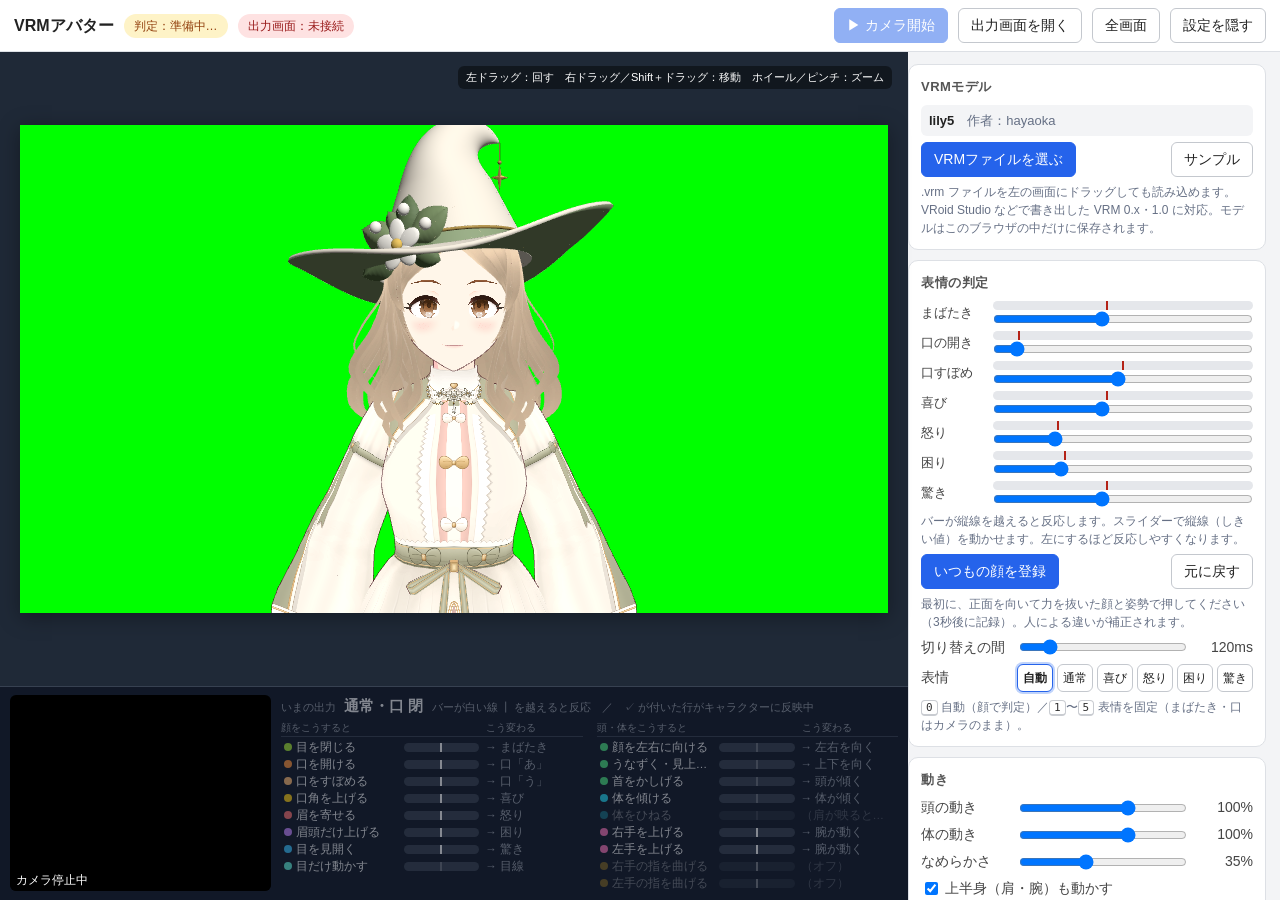
<file: index.html>
<!doctype html>
<html lang="ja">
<head>
<meta charset="utf-8">
<meta name="viewport" content="width=device-width, initial-scale=1">
<title>VRMアバター（表情・体で動く）</title>
<link rel="icon" href="data:image/svg+xml,%3Csvg xmlns=%22http://www.w3.org/2000/svg%22 viewBox=%220 0 100 100%22%3E%3Ctext y=%22.9em%22 font-size=%2290%22%3E%F0%9F%A7%91%3C/text%3E%3C/svg%3E">
<link rel="stylesheet" href="css/style.css?v=20261124b">
<script type="importmap">{ "imports": { "three": "./vendor/three/three.module.min.js", "three/addons/": "./vendor/three/addons/" } }</script>
</head>
<body>
<header>
  <h1>VRMアバター</h1>
  <span id="camStatus" class="pill wait">判定：準備中…</span>
  <span id="stageStatus" class="pill ng">出力画面：未接続</span>
  <span class="spacer"></span>
  <button id="btnCam" class="primary" disabled>▶ カメラ開始</button>
  <button id="btnOpenStage">出力画面を開く</button>
  <button id="btnFull" title="キャラクターだけを全画面表示（F）">全画面</button>
  <button id="btnPanel" title="右の設定を隠す／出す（H）">設定を隠す</button>
</header>

<main>
  <section id="stageWrap">
    <div id="viewArea">
      <canvas id="cv"></canvas>
      <div id="viewHelp">左ドラッグ：回す　右ドラッグ／Shift＋ドラッグ：移動　ホイール／ピンチ：ズーム</div>
      <div id="countdown" class="hide"></div>
      <div id="dropHint">ここに .vrm ファイルをドロップ</div>
    </div>
    <div id="monitor">
      <div id="camBox">
        <video id="video" playsinline muted></video>
        <canvas id="ov"></canvas>
        <div id="monLabel">カメラ停止中</div>
      </div>
      <div id="guide">
        <div class="gh"><small>いまの出力</small><b id="gNow">—</b><span class="gleg">バーが白い線 ┃ を越えると反応　／　✓ が付いた行がキャラクターに反映中</span></div>
        <div class="gcols">
          <div><div class="gcap"><span>顔をこうすると</span><span></span><span>こう変わる</span></div><div id="gFace"></div></div>
          <div><div class="gcap"><span>頭・体をこうすると</span><span></span><span>こう変わる</span></div><div id="gBody"></div></div>
        </div>
      </div>
    </div>
  </section>

  <aside>
    <div class="card">
      <h2>VRMモデル</h2>
      <div id="modelInfo" class="model">読み込み中…</div>
      <div class="row"><button id="btnFile" class="primary">VRMファイルを選ぶ</button><span class="spacer"></span><button id="btnSample">サンプル</button></div>
      <input id="fileVrm" type="file" accept=".vrm,.glb" hidden>
      <p class="note">.vrm ファイルを左の画面にドラッグしても読み込めます。VRoid Studio などで書き出した VRM 0.x・1.0 に対応。モデルはこのブラウザの中だけに保存されます。</p>
    </div>

    <div class="card">
      <h2>表情の判定 <span class="muted" id="fps"></span></h2>
      <div id="meters"></div>
      <p class="note">バーが縦線を越えると反応します。スライダーで縦線（しきい値）を動かせます。左にするほど反応しやすくなります。</p>
      <div class="row"><button id="btnCalib" class="primary">いつもの顔を登録</button><span class="spacer"></span><button id="btnResetDetect">元に戻す</button></div>
      <p class="note">最初に、正面を向いて力を抜いた顔と姿勢で押してください（3秒後に記録）。人による違いが補正されます。</p>
      <div class="row"><label for="rngHold">切り替えの間</label><input id="rngHold" type="range" min="0" max="800" step="10"><output id="outHold"></output></div>
      <div class="row"><label>表情</label><div id="faceButtons" class="faces"></div></div>
      <p class="note"><kbd>0</kbd> 自動（顔で判定）／<kbd>1</kbd>〜<kbd>5</kbd> 表情を固定（まばたき・口はカメラのまま）。</p>
    </div>

    <div class="card">
      <h2>動き</h2>
      <div class="row"><label for="rngHead">頭の動き</label><input id="rngHead" type="range" min="0" max="1.5" step="0.05"><output id="outHead"></output></div>
      <div class="row"><label for="rngBody">体の動き</label><input id="rngBody" type="range" min="0" max="1.5" step="0.05"><output id="outBody"></output></div>
      <div class="row"><label for="rngSmooth">なめらかさ</label><input id="rngSmooth" type="range" min="0" max="0.9" step="0.05"><output id="outSmooth"></output></div>
      <div class="row"><label class="check"><input id="chkPose" type="checkbox"> 上半身（肩・腕）も動かす</label></div>
      <div class="row"><label class="check"><input id="chkHands" type="checkbox"> 指も動かす（手の判定）</label></div>
      <div class="row"><label class="check"><input id="chkGaze" type="checkbox"> 目線を動かす</label></div>
      <div class="row"><label class="check"><input id="chkWink" type="checkbox"> ウインク（左右別々のまばたき）</label></div>
      <div class="row"><label class="check"><input id="chkMirror" type="checkbox"> 鏡のように動かす（カメラ映像を左右反転）</label></div>
      <p class="note">腕は、ひじがカメラに映ったときに動きます（カメラから少し離れると映ります）。指は手がカメラに映ったときに動き、腕も映っていれば手首の向きも変わります。動きが重いときは「指も動かす」を切ってください。</p>
    </div>

    <div class="card">
      <h2>見え方</h2>
      <div class="row"><label>背景色</label>
        <div class="seg" id="bgButtons">
          <button data-bg="#00ff00"><i style="background:#00ff00"></i>緑</button>
          <button data-bg="#0000ff"><i style="background:#0000ff"></i>青</button>
          <button data-bg="#ff00ff"><i style="background:#ff00ff"></i>マゼンタ</button>
          <button data-bg="#ffffff"><i style="background:#ffffff"></i>白</button>
        </div>
      </div>
      <div class="row"><label></label><span class="muted">ほかの色</span><input id="bgCustom" type="color" title="ほかの色" value="#00ff00"></div>
      <div class="row"><label>構図</label>
        <div class="seg"><button data-frame="face">顔</button><button data-frame="bust">上半身</button><button data-frame="full">全身</button></div>
      </div>
      <div class="row"><label for="rngRot">体の向き</label><input id="rngRot" type="range" min="-180" max="180" step="5"><output id="outRot"></output></div>
      <div class="row"><span class="spacer"></span><button id="btnFront">正面・上半身に戻す</button></div>
      <p class="note">プレビューをドラッグして、回す・動かす・ズームができます。出力画面も同じ構図・背景色になります。</p>
    </div>

    <div class="card">
      <h2>カメラ</h2>
      <div class="row"><label for="selCam">使うカメラ</label><select id="selCam"><option value="">標準のカメラ</option></select></div>
      <div class="row"><label class="check"><input id="chkMonitor" type="checkbox"> カメラ映像とガイドを表示（<kbd>M</kbd>）</label></div>
      <p class="note">カメラの映像はこのパソコンの中だけで処理され、どこにも送られません。</p>
    </div>
  </aside>
</main>
<div id="toast" class="hide"></div>
<script src="js/common.js?v=20261124b"></script>
<script src="js/detect.js?v=20261124b"></script>
<script type="module" src="js/app.js?v=20261124b"></script>
</body>
</html>
</file>
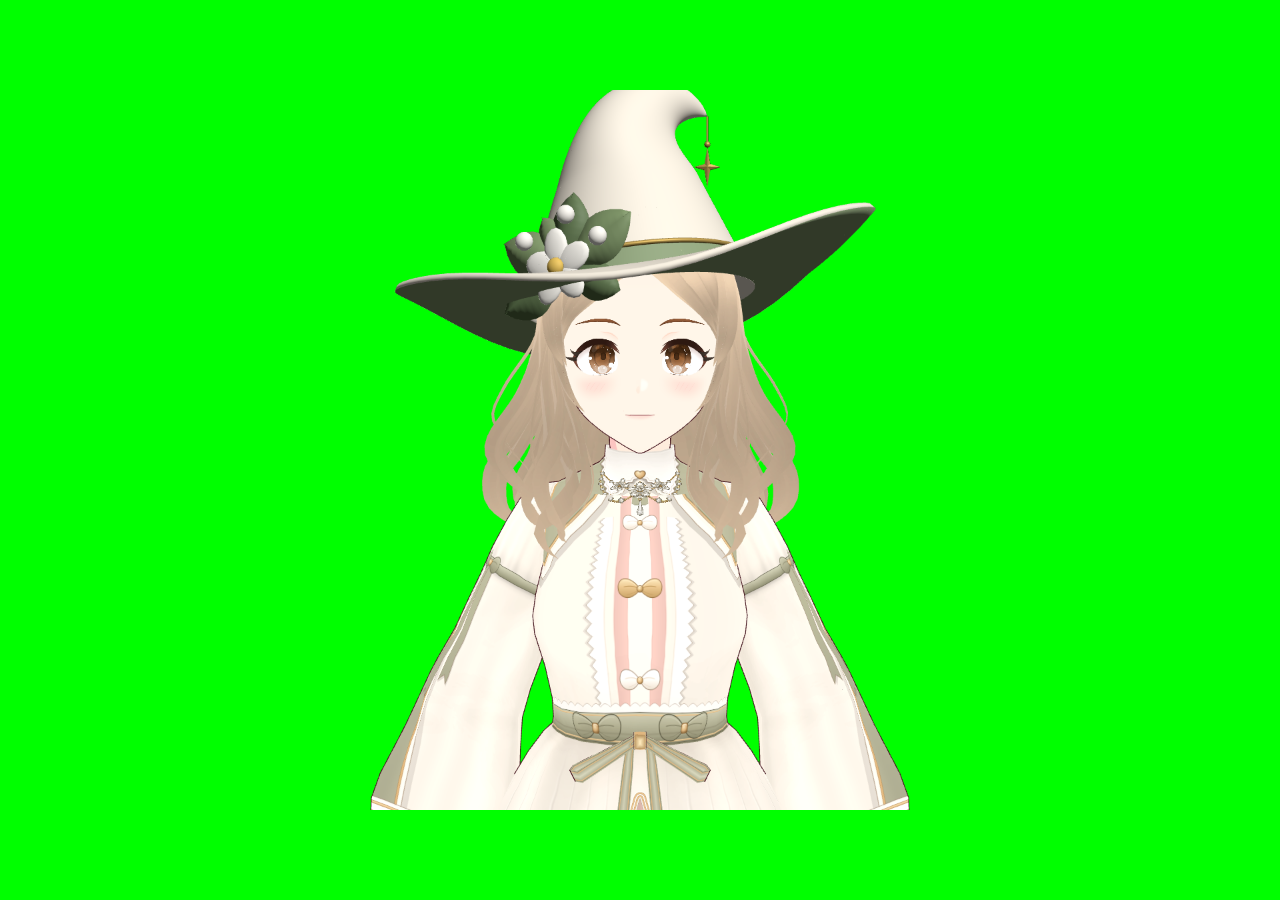
<file: stage.html>
<!doctype html>
<html lang="ja">
<head>
<meta charset="utf-8">
<title>出力画面 - VRMアバター</title>
<style>
  html, body { margin: 0; height: 100%; overflow: hidden; background: #00ff00; }
  canvas { position: fixed; inset: 0; width: 100vw; height: 100vh; object-fit: contain; display: block; }
  #hint { position: fixed; left: 50%; top: 16px; transform: translateX(-50%); background: rgba(0,0,0,.78); color: #fff;
          font: 15px -apple-system, "Hiragino Sans", sans-serif; padding: 8px 16px; border-radius: 8px; transition: opacity .4s; pointer-events: none; white-space: nowrap; }
  #hint.hide { opacity: 0; }
  body.nocursor { cursor: none; }
</style>
<script type="importmap">{ "imports": { "three": "./vendor/three/three.module.min.js", "three/addons/": "./vendor/three/addons/" } }</script>
</head>
<body>
<canvas id="cv" width="1920" height="1080"></canvas>
<div id="hint"></div>
<script src="js/common.js?v=20261124b"></script>
<script type="module" src="js/stage.js?v=20261124b"></script>
</body>
</html>
</file>
<file: css/style.css>
* { box-sizing: border-box; }
html, body { margin: 0; height: 100%; }
body { font: 14px/1.5 -apple-system, BlinkMacSystemFont, "Hiragino Sans", "Noto Sans JP", sans-serif; color: #222; background: #f3f4f6; display: flex; flex-direction: column; }
h1 { font-size: 16px; margin: 0; white-space: nowrap; }
h2 { font-size: 13px; margin: 0 0 8px; color: #555; letter-spacing: .04em; }
kbd { font: 11px ui-monospace, Menlo, monospace; background: #fff; border: 1px solid #c9ccd1; border-bottom-width: 2px; border-radius: 4px; padding: 0 4px; color: #333; }
button { font: inherit; padding: 6px 12px; border: 1px solid #c4c8ce; border-radius: 6px; background: #fff; color: #222; cursor: pointer; white-space: nowrap; }
button:hover { background: #f0f2f5; }
button:disabled { opacity: .5; cursor: default; }
button.primary { background: #2563eb; border-color: #2563eb; color: #fff; }
button.primary:hover { background: #1d4fd8; }
button.primary kbd { background: #1d4fd8; border-color: #6d9bf5; color: #fff; }
button.danger { color: #b42318; border-color: #e3b5b0; }
input[type=text], select, textarea { font: inherit; padding: 6px 8px; border: 1px solid #c4c8ce; border-radius: 6px; background: #fff; color: #222; }
textarea { resize: vertical; width: 100%; }
.spacer { flex: 1; }
.muted { color: #667085; }
.note { margin: 6px 0 0; font-size: 12px; color: #667085; }
code { background: #eef0f3; padding: 0 4px; border-radius: 4px; }

header { display: flex; align-items: center; gap: 10px; padding: 8px 14px; background: #fff; border-bottom: 1px solid #dde0e5; }
header .title { width: 200px; }
.pill { font-size: 12px; padding: 3px 10px; border-radius: 999px; white-space: nowrap; }
.pill.ok { background: #dcfce7; color: #166534; }
.pill.ng { background: #fee2e2; color: #991b1b; }
.pill.wait { background: #fef3c7; color: #92400e; }
main { flex: 1; min-height: 0; display: flex; }
aside { width: 372px; flex: none; overflow-y: auto; padding: 12px 14px 40px 0; }
.card { background: #fff; border: 1px solid #dde0e5; border-radius: 10px; padding: 12px; margin-bottom: 10px; }
.row { display: flex; align-items: center; gap: 8px; margin-top: 6px; }
.row > label:first-child { flex: none; width: 88px; color: #444; white-space: nowrap; }
.row input[type=range] { flex: 1; min-width: 0; }
.row select, .row input[type=text] { flex: 1; min-width: 0; }
.row output { flex: none; width: 56px; text-align: right; font-variant-numeric: tabular-nums; color: #444; }
.check { display: flex; align-items: center; gap: 4px; white-space: nowrap; }
.seg { display: flex; gap: 6px; flex: 1; }
.seg button { flex: 1; padding: 5px 4px; display: flex; align-items: center; justify-content: center; gap: 5px; }
.seg button i { width: 14px; height: 14px; border-radius: 3px; border: 1px solid rgba(0,0,0,.25); }
.seg button.on { border-color: #2563eb; box-shadow: 0 0 0 2px #bfd3fb; font-weight: 600; }
#toast { position: fixed; left: 50%; bottom: 24px; transform: translateX(-50%); background: #1f2937; color: #fff; padding: 10px 18px; border-radius: 8px; max-width: 80vw; z-index: 50; transition: opacity .3s; }
#toast.hide { opacity: 0; pointer-events: none; }
#toast.err { background: #b42318; }
input[type=color] { width: 34px; height: 30px; padding: 2px; border: 1px solid #c4c8ce; border-radius: 6px; background: #fff; flex: none; }

/* VRMアバター */
#stageWrap { flex: 1; min-width: 0; display: flex; flex-direction: column; background: #1f2937; }
#viewArea { flex: 1; min-height: 0; position: relative; display: flex; align-items: center; justify-content: center; padding: 10px; container-type: size; }
#cv { width: min(100cqw - 20px, (100cqh - 20px) * 16 / 9); aspect-ratio: 16 / 9; height: auto; display: block; box-shadow: 0 4px 20px rgba(0,0,0,.35); cursor: grab; touch-action: none; }
#cv:active { cursor: grabbing; }
#stageWrap:fullscreen { background: #000; }
#stageWrap:fullscreen #monitor, #stageWrap:fullscreen #countdown, #stageWrap:fullscreen #viewHelp { display: none; }
#stageWrap:fullscreen #viewArea { padding: 0; }
#viewHelp { position: absolute; top: 14px; right: 16px; font-size: 11px; color: #fff; background: rgba(0,0,0,.45); padding: 3px 8px; border-radius: 6px; pointer-events: none; }
#dropHint { display: none; position: absolute; inset: 10px; border: 3px dashed #93c5fd; border-radius: 12px; background: rgba(37,99,235,.25); color: #fff; font-size: 28px; font-weight: 700; align-items: center; justify-content: center; pointer-events: none; }
#stageWrap.drag #dropHint { display: flex; }
#monitor { flex: none; display: flex; gap: 10px; align-items: stretch; padding: 8px 10px; background: #111827; color: #f3f4f6; border-top: 1px solid #374151; }
#monitor.hide { display: none; }
#camBox { position: relative; height: 196px; aspect-ratio: 4 / 3; flex: none; border-radius: 6px; overflow: hidden; background: #000; }
#camBox video, #camBox canvas { position: absolute; inset: 0; width: 100%; height: 100%; object-fit: cover; display: block; }
#monitor.mirror #camBox video, #monitor.mirror #camBox canvas { transform: scaleX(-1); }
#monLabel { position: absolute; left: 0; right: 0; bottom: 0; background: rgba(0,0,0,.6); color: #fff; font-size: 12px; padding: 2px 6px; }
#monLabel.lost { background: rgba(180,35,24,.85); }
#guide { flex: 1; min-width: 0; font-size: 11.5px; display: flex; flex-direction: column; gap: 3px; }
#guide.off { opacity: .5; }
.gh { display: flex; align-items: baseline; gap: 8px; white-space: nowrap; overflow: hidden; }
.gh small { color: #9ca3af; font-size: 11px; }
.gh b { font-size: 15px; }
.gh .gleg { color: #9ca3af; font-size: 10.5px; overflow: hidden; text-overflow: ellipsis; }
.gcols { display: grid; grid-template-columns: 1fr 1fr; gap: 14px; }
.gcap, .grow { display: grid; grid-template-columns: minmax(0, 1.2fr) minmax(36px, .8fr) minmax(0, 1fr); gap: 6px; align-items: center; }
.gcap { color: #9ca3af; font-size: 10px; border-bottom: 1px solid #374151; padding-bottom: 1px; margin-bottom: 2px; }
.grow { border-radius: 4px; padding: 0 3px; line-height: 17px; }
.grow .gd { white-space: nowrap; overflow: hidden; text-overflow: ellipsis; }
.grow .gd i { display: inline-block; width: 8px; height: 8px; border-radius: 50%; margin-right: 4px; }
.grow .gb { position: relative; height: 9px; background: #374151; border-radius: 5px; overflow: hidden; }
.grow .gb b { position: absolute; top: 0; bottom: 0; border-radius: 5px; opacity: .55; }
.grow .gb u { position: absolute; top: -3px; bottom: -3px; width: 2px; background: #f9fafb; left: calc(50% - 1px); }
.grow.bi .gb u { background: #6b7280; }
.grow .gr { color: #9ca3af; white-space: nowrap; overflow: hidden; text-overflow: ellipsis; }
.grow.on { background: rgba(255,255,255,.1); }
.grow.on .gb b { opacity: 1; }
.grow.on .gr { color: #fff; font-weight: 700; }
.grow.na { opacity: .45; }
#countdown { position: absolute; inset: 0; display: flex; align-items: center; justify-content: center; font-size: 120px; font-weight: 700; color: #fff; text-shadow: 0 4px 20px rgba(0,0,0,.6); pointer-events: none; background: rgba(0,0,0,.25); text-align: center; }
#countdown small { display: block; font-size: 28px; font-weight: 500; }
#countdown.hide { display: none; }
body.nopanel aside { display: none; }
.model { font-size: 13px; padding: 6px 8px; background: #f3f4f6; border-radius: 6px; }
.warnline { color: #92400e; font-size: 12px; margin-top: 4px; }
.mrow { display: grid; grid-template-columns: 64px 1fr; gap: 2px 8px; align-items: center; margin-top: 5px; }
.mrow .lb { font-size: 13px; color: #444; grid-row: span 2; }
.mrow.on .lb { color: #1d4fd8; font-weight: 700; }
.meter { position: relative; height: 9px; background: #e5e7eb; border-radius: 5px; overflow: hidden; }
.meter b { position: absolute; left: 0; top: 0; bottom: 0; background: #9db8f5; border-radius: 5px; }
.mrow.on .meter b { background: #2563eb; }
.meter i { position: absolute; top: -2px; bottom: -2px; width: 2px; background: #b42318; }
.mrow input[type=range] { width: 100%; margin: 0; height: 14px; }
.faces { display: grid; grid-template-columns: repeat(6, 1fr); gap: 4px; flex: 1; }
.faces button { padding: 4px 2px; font-size: 12px; }
.faces button.on { border-color: #2563eb; box-shadow: 0 0 0 2px #bfd3fb; font-weight: 600; }
</file>
